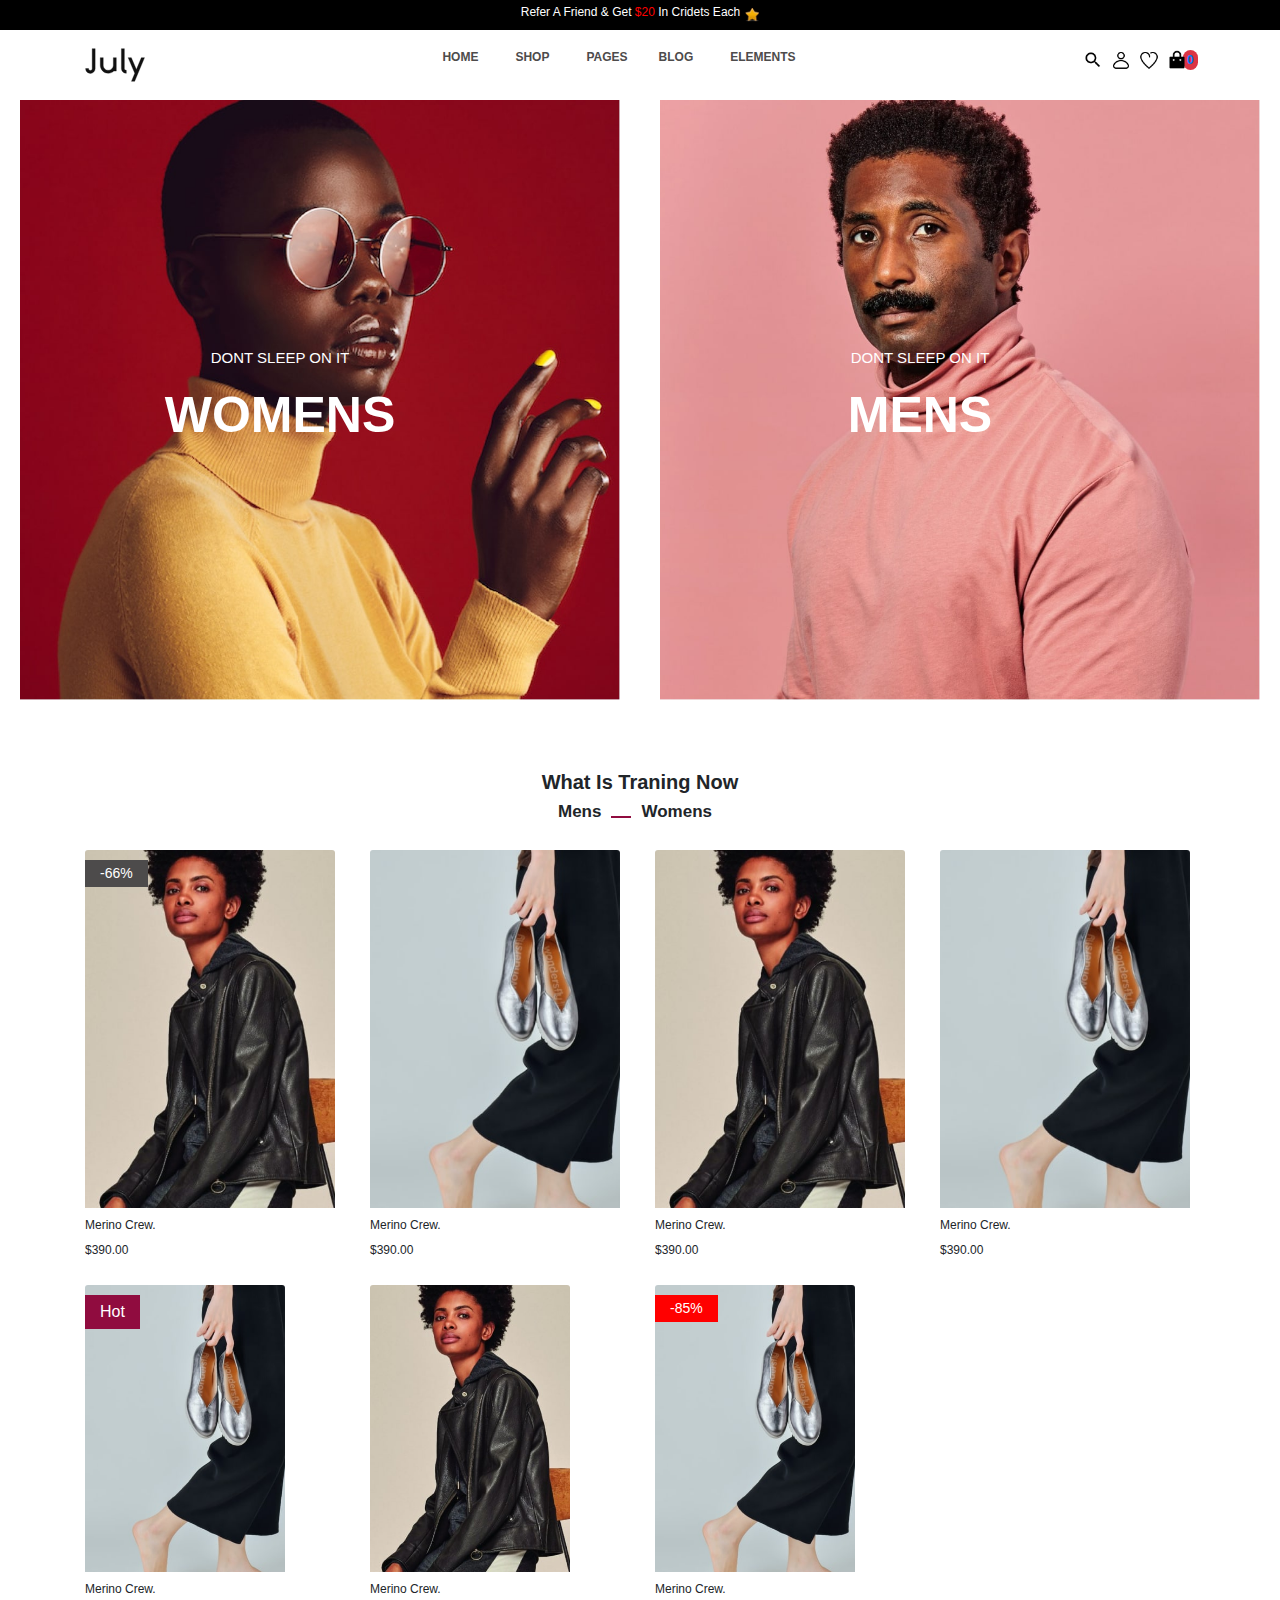
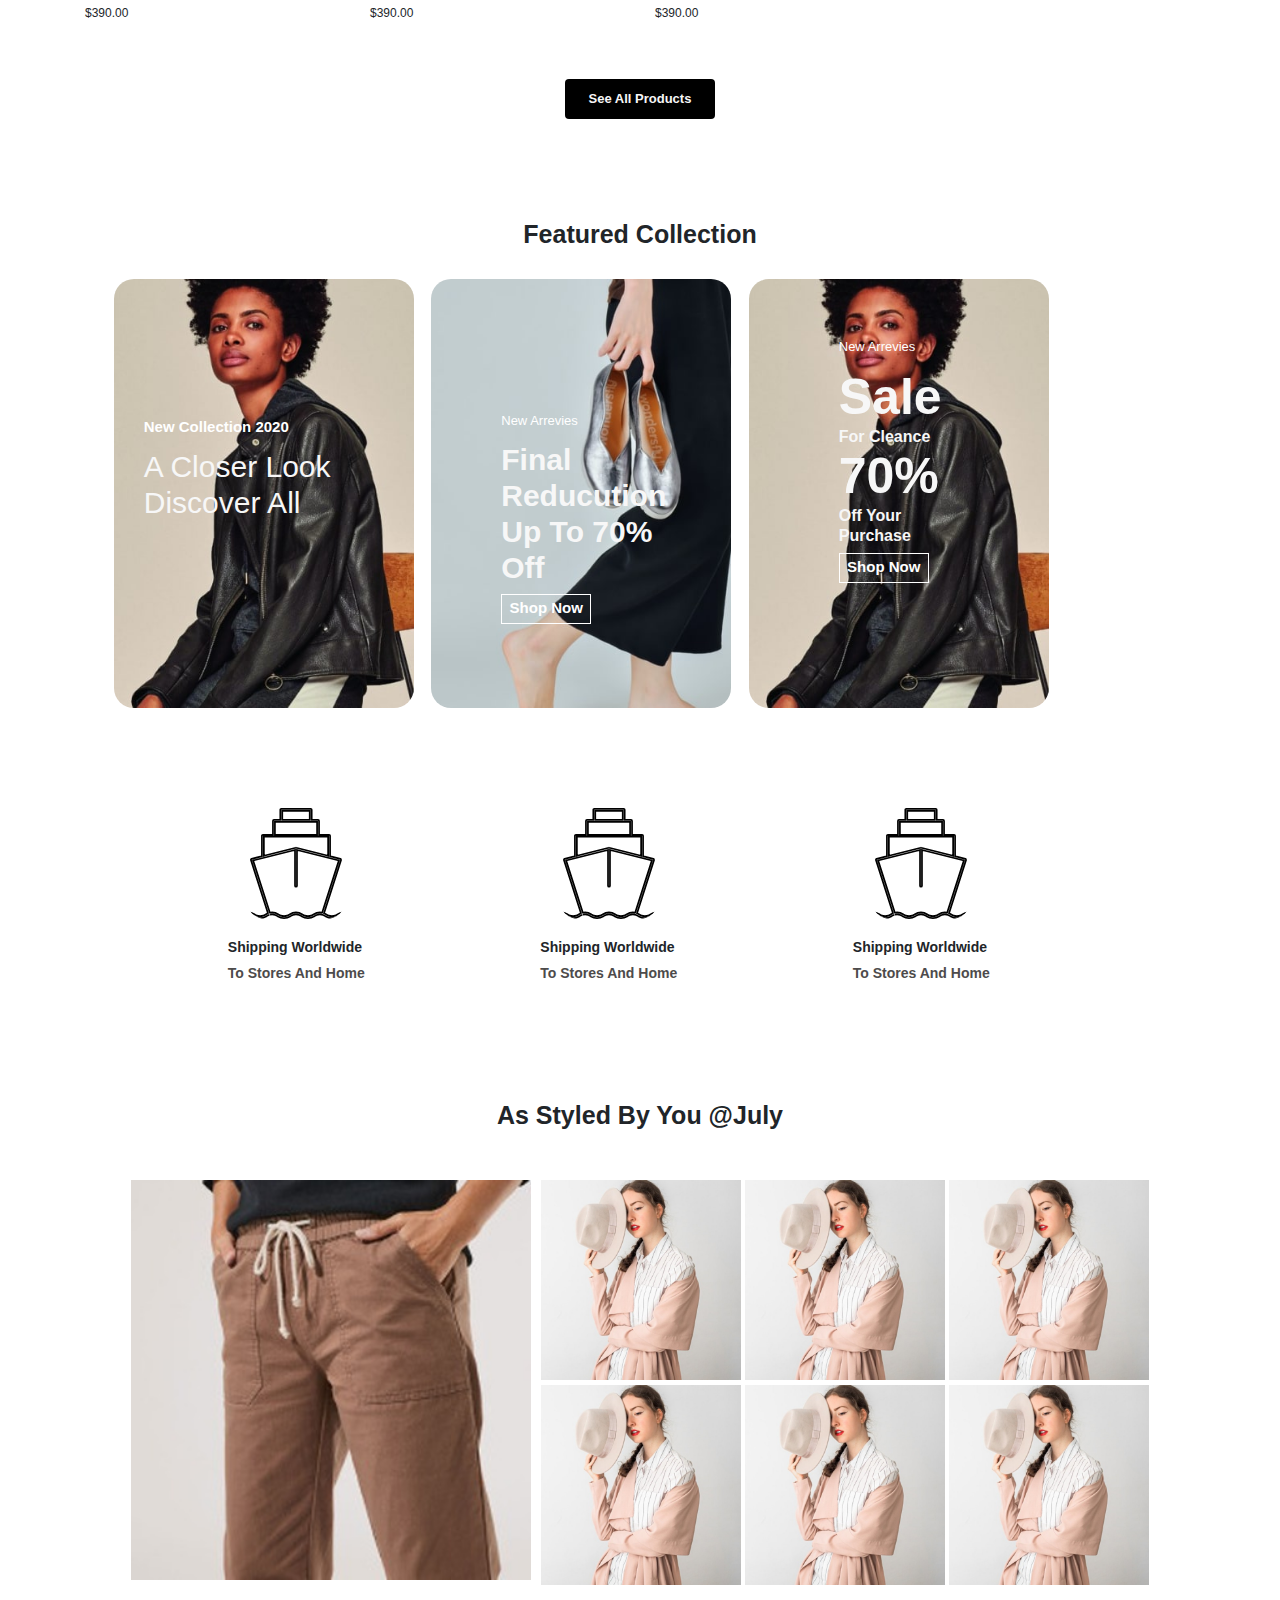
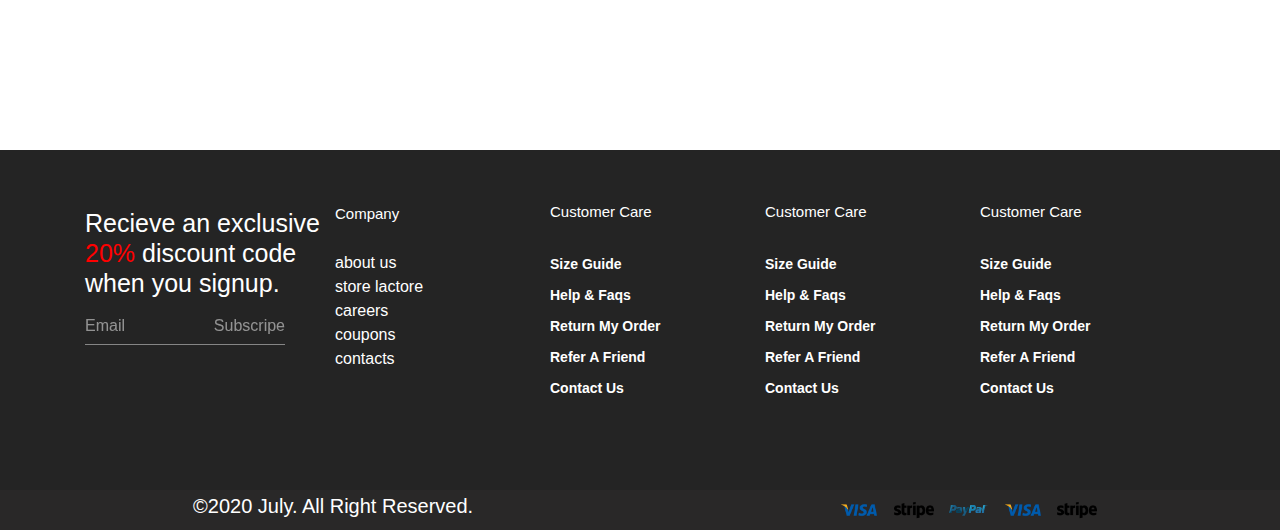
<file: index.html>
<html>
  <head>
    <title>
     Example
    </title>
    <link rel="stylesheet" href="assest/css/lib/bootstrap.min.css">
    <link rel="stylesheet" href="assest/css/style.css">
    <link rel="stylesheet" href="assest/css/lib/owl.theme.default.css">
    <link rel="styleseet"  href="assest/css/lib/owl.carousel.min.css"> 
    <link rel="stylesheet" href="assest/css/lib/animate.css">

 </head>
 <body>
 <div class="topnav">
     <div class="header">
      <p>refer a friend & get <span>$20 </span> in cridets each </p>
      <a href="#" class="star-icon">
        <img src="assest/images/star.webp">
      </a>
    </div>
  
  </div>
  
  <nav class="navbar">
    <div class="container">
      <div class="content">
        <a href="#" class="image-brand">
          <img src="assest/images/logo.svg">
        </a>
        <ul class="nav-item">
          <li class="nav-link">
            <a href="#" class="nav-list active">
              Home
            </a>
          </li>
          <li class="nav-link">
            <a href="#" class="nav-list">
             shop
            </a>
          </li>
          <li class="nav-link drop-list">
            <a href="#" class="nav-list">
              pages
            </a>
            <ul class="drop-nav "> 
              <ul >
              <li class="drop-item">
               <h1> Elements 1</h1>
                           
              </li>
              <li class="drop-item">
                <a href="#" class="drop-link">
               <h2>heading</h2> 
                  </a> 
               </li>
               <li class="drop-item">
                <a href="#" class="drop-link">
                <h2>accroing</h2>
                  </a> 
               </li>
               <li class="drop-item">
                <a href="#" class="drop-link">
                <h2>button</h2> 
                  </a> 
               </li>
               <li class="drop-item">
                 <a href="#" class="drop-link">
               <h2>contact form</h2>   
                   </a> 
                </li>
                <li class="drop-item">
                 <a href="#" class="drop-link">
              <h2> button</h2>   
                   </a> 
                </li>
                <li class="drop-item">
                 <a href="#" class="drop-link">
              <h2>contact <span class="p">hot</span></h2>   
              
                   </a> 
                </li>
              </ul>

              <ul >
                <li class="drop-item">
                  <li class="drop-item">
                    <h1> Elements 11</h1>
                  </li>
                </li>
                <li class="drop-item">
                 <a href="#" class="drop-link">
                <h2>heading</h2> 
                   </a> 
                </li>
                <li class="drop-item">
                 <a href="#" class="drop-link">
                 <h2>accroing</h2>
                   </a> 
                </li>
                <li class="drop-item">
                 <a href="#" class="drop-link">
                 <h2>button</h2> 
                   </a> 
                </li>
                <li class="drop-item">
                  <a href="#" class="drop-link">
                <h2>contact form</h2>   
                    </a> 
                 </li>
                 <li class="drop-item">
                  <a href="#" class="drop-link">
               <h2> button</h2>   
                    </a> 
                 </li>
                 <li class="drop-item">
                  <a href="#" class="drop-link">
               <h2>contact</h2>   
                    </a> 
                 </li>
                </ul>

                <ul >
                  <li class="drop-item">
                    <li class="drop-item">
                      <h1> products</h1>
                   </li>
                  </li>
                  <li class="drop-item">
                    <a href="#" class="drop-link">
                   <h2>heading</h2> 
                      </a> 
                   </li>
                   <li class="drop-item">
                    <a href="#" class="drop-link">
                    <h2>accroing</h2>
                      </a> 
                   </li>
                   <li class="drop-item">
                    <a href="#" class="drop-link">
                    <h2>button <span class="a">new</span></h2> 
                      </a> 
                   </li>
                   <li class="drop-item">
                     <a href="#" class="drop-link">
                   <h2>contact form</h2>   
                       </a> 
                    </li>
                    <li class="drop-item">
                     <a href="#" class="drop-link">
                  <h2> button</h2>   
                       </a> 
                    </li>
                    <li class="drop-item">
                     <a href="#" class="drop-link">
                  <h2>contact</h2>   
                       </a> 
                    </li>
                  </ul>
              <a href="#" class="icon">
                <img src="assest/images/banner.jpg">
              </a>
             </ul>
             
              
          </li>
           <li class="nav-link">
            <a href="#" class="nav-list">
             blog
            </a>
          </li>
          <li class="nav-link drop-list2">
            <a href="#" class="nav-list">
             elements
            </a>
               </li>
          </li>
           </ul>
           <div class="search-logo">
           <a href="#" class="search">
              <img src="assest/images/ic_search_48px-128.webp">
            </a>
            <a href="#" class="search">
              <img src="assest/images/People-128.webp">
            </a>
            <a href="#" class="search">
              <img src="assest/images/heart_like_love_vote-128.webp">
            </a>
            <a href="#" class="search position-relative">
              <span class="position-absolute  start-100 translate-middle p-1 ml-3 badge  rounded-pill bg-danger">
              0
              </span>
              <img src="assest/images/shopping-bag-fill-128.webp">
           
             </a>
           
          </div>
      </div>
    </div>
  </nav>

  <header>
    <div class="row">
    <div class="card col-lg-4 col-md-6 col-sm-12">
      <a href="#" class="images-head">
        <img src="assest/images/banner-fashion06-1.jpg">
        <div class="paragraph">
          <p>Dont sleep on it </p>
          <h1>womens</h1>
        </div>
      </a>
      </div>

    <div class="card col-lg-4 col-md-6 col-sm-12">
      <a href="#" class="images-head">
        <img src="assest/images/banner-fashion06-2.jpg">
        <div class="paragraph">
          <p>Dont sleep on it </p>
          <h1>mens</h1>
        </div>
      </a>
      
    </div> 
    </div>
  </div>
    </div>
  </header>

<section class="hey">
  <div class="section">
    <div class="content">
      <h1>what is traning now</h1>
    </div>
     <div class="headd">
      <h4>mens</h4>
      <h5>womens</h5>
    </div>
    </div>
  <div class="section-showing">
    <div class="container">
     <div class="row">
    <div class="card col-lg-3 col-md-6 col-sm-12 " style="width: 18rem;">
      <img src="assest/images/bannner-fashion-06-5.jpg" class="card-img-top" alt="...">
      <h4>-66%</h4>
      <div class="body">
        <h5 >merino crew.</h5>
        <h6>$390.00</h6>
      </div>
    </div>

    <div class="card  col-lg-3 col-md-6 col-sm-12" style="width: 18rem;">
      <img src="assest/images/bannner-fashion-06-4.jpg" class="card-img-top" alt="...">
      <div class="body">
        <h5 >merino crew.</h5>
        <h6>$390.00</h6>
      </div>
    </div>

    <div class="card  col-lg-3 col-md-6 col-sm-12" style="width: 18rem;">
      <img src="assest/images/bannner-fashion-06-5.jpg" class="card-img-top" alt="...">
      <div class="body">
        <h5 >merino crew.</h5>
        <h6>$390.00</h6>
      </div>
    </div>

    <div class="card  col-lg-3 col-md-6 col-sm-12" style="width: 18rem;">
      <img src="assest/images/bannner-fashion-06-4.jpg" class="card-img-top" alt="...">
      <div class="body">
        <h5 >merino crew.</h5>
        <h6>$390.00</h6>
      </div>
    </div>
  </div>
     </div>
  </div>
  <div class="section-showing2">
    <div class="container">
    <div class="row">
    <div class="card  col-lg-3 col-md-6 col-sm-12" style="width: 18rem;">
      <img src="assest/images/bannner-fashion-06-4.jpg" class="card-img-top" alt="...">
      <p>hot</p>
      <div class="body">
        <h5 >merino crew.</h5>
        <h6>$390.00</h6>
      </div>
    </div>

    <div class="card  col-lg-3 col-md-6 col-sm-12" style="width: 18rem;">
      <img src="assest/images/bannner-fashion-06-5.jpg" class="card-img-top" alt="...">
      <div class="body">
        <h5 >merino crew.</h5>
        <h6>$390.00</h6>
      </div>
    </div>

    <div class="card  col-lg-3 col-md-6 col-sm-12" style="width: 18rem;">
      <img src="assest/images/bannner-fashion-06-4.jpg" class="card-img-top" alt="...">
      <h4>-85%</h4>
      <div class="body">
        <h5 >merino crew.</h5>
        <h6>$390.00</h6>
      </div>
    </div>

     </div>
  </div>
  </div>
 <a 
     href="#" 
     class="btn-custom">
       see all products
 </a>
 </section>

<section class="section-cards">
  
        <h6>
          featured collection
        </h6>
       
        <div class="content">
          <div class="row">
            <div class="card col-lg-3 col-md-4 col-sm-12  ">
              <a href="#" class="img-card">
                <img src="assest/images/bannner-fashion-06-5.jpg">
               <div class="header">
               <h1>new collection 2020</h1>
                <h2>a closer look discover  all</h2>
                </div>
              </a>
            </div>
    
            <div class="card col-lg-3 col-md-4 col-sm-12">
              <a href="#" class="img-card">
                <img src="assest/images/bannner-fashion-06-4.jpg">
               <div class="header2">
                <h1>new arrevies</h1>
                <h2>final reducution up to 70% off</h2>
                <a href="sign.html" class="btn-card">
                  shop now
                </a>
               </div>
              </a>
            </div>
    
            <div class="card col-lg-3 col-md-4 col-sm-12">
              <a href="#" class="img-card">
                <img src="assest/images/bannner-fashion-06-5.jpg">
               <div class="header3">
                <h1>new arrevies</h1>
                <h2> <span>sale</span> for cleance <span>70%</span> off your purchase</h2>
                <a href="#" class="btn-card">
                  shop now
                </a>
               </div>
              </a>
            </div>
          </div>
        </div>
          <div class="content2">
            <div class="row">
            <div class="card  col-lg-3 col-md-4 col-sm-12">
              <a href="#" class="img-card">
                <img src="assest/images/shipping.svg">
              </a>
               <div class="header4">
               <h1>shipping worldwide</h1>
                <p>to stores and home</p>
                </div>
              
    
            
          </div>
          
          <div class="card  col-lg-3 col-md-4 col-sm-12">
            <a href="#" class="img-card">
              <img src="assest/images/shipping.svg">
            </a>
             <div class="header4">
              <h1>shipping worldwide</h1>
              <p>to stores and home</p>
               </div>
          
          </div>
  
          <div class="card  col-lg-3 col-md-4 col-sm-12">
            <a href="#" class="img-card">
              <img src="assest/images/shipping.svg">
            </a>
             <div class="header4">
              <h1>shipping worldwide</h1>
              <p>to stores and home</p>
             </div>
           
          </div>
        </div>
          </div>
  </div>
 </section> 
   
<section class="section-style">
    <h6>
      as styled by you @july
    </h6>
    <div class="part">
      <div class="content2">
      <a href="#" class="icons w-100">
        <img src="assest/images/305118705_1234522990669677_3239382993168232789_n.jpg">
      </a>
      </div>
      <div class="part2">
      <div class="content3">
        <a href="#" class="icons3">
          <img src="assest/images/banner_2.jpg">
        </a>
        <a href="#" class="icons3">
          <img src="assest/images/banner_2.jpg">
        </a>
        <a href="#" class="icons3">
          <img src="assest/images/banner_2.jpg">
        </a>
    
    </div>
    <div class="content3">
      <a href="#" class="icons3">
        <img src="assest/images/banner_2.jpg">
      </a>
      <a href="#" class="icons3">
        <img src="assest/images/banner_2.jpg">
      </a>
      <a href="#" class="icons3">
        <img src="assest/images/banner_2.jpg">
      </a>
    
  </div>
      </div>
    </div>
  </div>
 </section>

<footer>
    <div class="container">
    <div class="address">
      <div class="address1">
        <h3>Recieve an exclusive <span> 20%</span> discount code when you signup.  </h3>
       <div class="parts">
        <p>email</p>
        <p>subscripe</p>
       </div><hr>
      
        </div>

      <div class="address2">
        <h1>company</h1>
        <ul>
          <li>about us</li>
          <li>store lactore</li>
          <li>careers</li>
          <li>coupons</li>
          <li>contacts</li>
        </ul>
      </div>

      <div class="address3">
        <h1>customer care</h1>
        <ul>
          <li>size guide</li>
          <li>help & faqs</li>
          <li>return my order</li>
          <li>refer a friend</li>
          <li>contact us</li>
        </ul>
      </div>
      
      <div class="address3">
        <h1>customer care</h1>
        <ul>
          <li>size guide</li>
          <li>help & faqs</li>
          <li>return my order</li>
          <li>refer a friend</li>
          <li>contact us</li>
        </ul>
      </div>
      <div class="address3">
        <h1>customer care</h1>
        <ul>
          <li>size guide</li>
          <li>help & faqs</li>
          <li>return my order</li>
          <li>refer a friend</li>
          <li>contact us</li>
        </ul>
      </div>
     
    </div>
    </div>
    <div class="copy">
      <h6>&copy2020 july. all right reserved.</h6>
      <a href="#" class="aya">
      <img src="assest/images/visa-128.webp">
      <img src="assest/images/stripe-128.webp">
      <img src="assest/images/_Paypal-01-128.webp">
      <img src="assest/images/visa-128.webp">
      <img src="assest/images/stripe-128.webp">
    </a>
    </div>
  </footer>

</body>
</html>
      
  





     <script src="assest/js/main.js"> </script>
     <script src="assest/js/lib/bootstrap.bundle.min.js"> </script>
     <script src="assest/js/lib/owl.carousel.min.js"> </script>
     <script src="assest/js/lib/wow.min.js"> </script>
     <script src="assest/js/lib/particles.min.js"></script>
     <script src="assest/js/lib/jquery4.js"></script>
     <script src="assest/js/lib/app.js"></script>
   
    
</body>
</html>
</file>
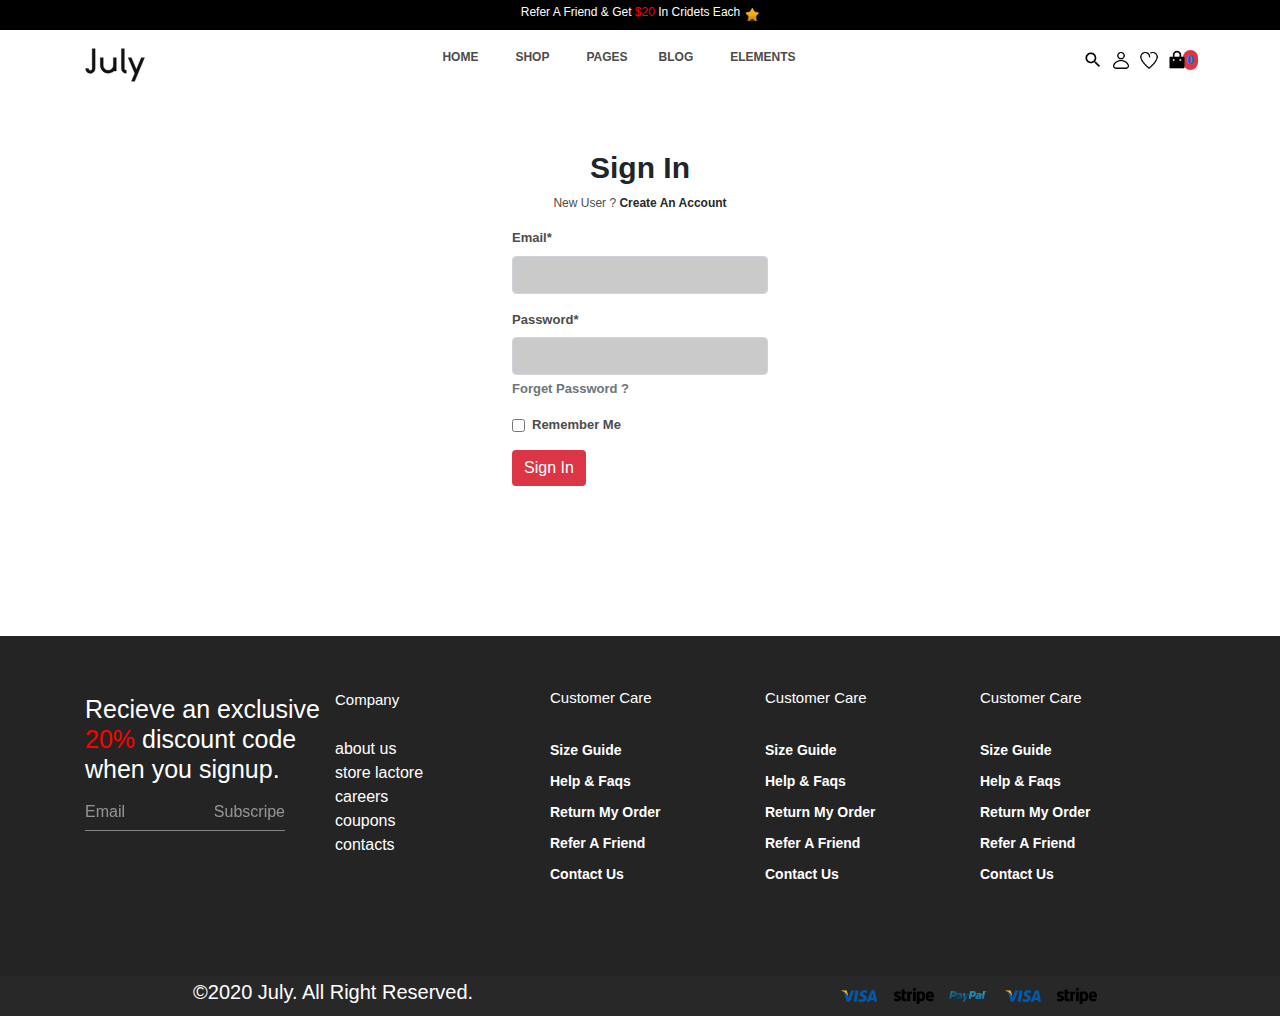
<file: sign.html>
<html>
  <head>
    <title>
     Example
    </title>
    <link rel="stylesheet" href="assest/css/lib/bootstrap.min.css">
    <link rel="stylesheet" href="assest/css/style.css">
    <link rel="stylesheet" href="assest/css/lib/owl.theme.default.css">
    <link rel="styleseet"  href="assest/css/lib/owl.carousel.min.css"> 
    <link rel="stylesheet" href="assest/css/lib/animate.css">

 </head>
 <body>
 <div class="topnav">
     <div class="header">
      <p>refer a friend & get <span>$20 </span> in cridets each </p>
      <a href="#" class="star-icon">
        <img src="assest/images/star.webp">
      </a>
    </div>
  
  </div>
  
  <nav class="navbar">
    <div class="container">
      <div class="content">
        <a href="#" class="image-brand">
          <img src="assest/images/logo.svg">
        </a>
        <ul class="nav-item">
          <li class="nav-link">
            <a href="#" class="nav-list active">
              Home
            </a>
          </li>
          <li class="nav-link">
            <a href="#" class="nav-list">
             shop
            </a>
          </li>
          <li class="nav-link drop-list">
            <a href="#" class="nav-list">
              pages
            </a>
            <ul class="drop-nav "> 
              <ul >
              <li class="drop-item">
               <h1> Elements 1</h1>
                           
              </li>
              <li class="drop-item">
                <a href="#" class="drop-link">
               <h2>heading</h2> 
                  </a> 
               </li>
               <li class="drop-item">
                <a href="#" class="drop-link">
                <h2>accroing</h2>
                  </a> 
               </li>
               <li class="drop-item">
                <a href="#" class="drop-link">
                <h2>button</h2> 
                  </a> 
               </li>
               <li class="drop-item">
                 <a href="#" class="drop-link">
               <h2>contact form</h2>   
                   </a> 
                </li>
                <li class="drop-item">
                 <a href="#" class="drop-link">
              <h2> button</h2>   
                   </a> 
                </li>
                <li class="drop-item">
                 <a href="#" class="drop-link">
              <h2>contact <span class="p">hot</span></h2>   
              
                   </a> 
                </li>
              </ul>

              <ul >
                <li class="drop-item">
                  <li class="drop-item">
                    <h1> Elements 11</h1>
                  </li>
                </li>
                <li class="drop-item">
                 <a href="#" class="drop-link">
                <h2>heading</h2> 
                   </a> 
                </li>
                <li class="drop-item">
                 <a href="#" class="drop-link">
                 <h2>accroing</h2>
                   </a> 
                </li>
                <li class="drop-item">
                 <a href="#" class="drop-link">
                 <h2>button</h2> 
                   </a> 
                </li>
                <li class="drop-item">
                  <a href="#" class="drop-link">
                <h2>contact form</h2>   
                    </a> 
                 </li>
                 <li class="drop-item">
                  <a href="#" class="drop-link">
               <h2> button</h2>   
                    </a> 
                 </li>
                 <li class="drop-item">
                  <a href="#" class="drop-link">
               <h2>contact</h2>   
                    </a> 
                 </li>
                </ul>

                <ul >
                  <li class="drop-item">
                    <li class="drop-item">
                      <h1> products</h1>
                   </li>
                  </li>
                  <li class="drop-item">
                    <a href="#" class="drop-link">
                   <h2>heading</h2> 
                      </a> 
                   </li>
                   <li class="drop-item">
                    <a href="#" class="drop-link">
                    <h2>accroing</h2>
                      </a> 
                   </li>
                   <li class="drop-item">
                    <a href="#" class="drop-link">
                    <h2>button <span class="a">new</span></h2> 
                      </a> 
                   </li>
                   <li class="drop-item">
                     <a href="#" class="drop-link">
                   <h2>contact form</h2>   
                       </a> 
                    </li>
                    <li class="drop-item">
                     <a href="#" class="drop-link">
                  <h2> button</h2>   
                       </a> 
                    </li>
                    <li class="drop-item">
                     <a href="#" class="drop-link">
                  <h2>contact</h2>   
                       </a> 
                    </li>
                  </ul>
              <a href="#" class="icon">
                <img src="assest/images/banner.jpg">
              </a>
             </ul>
             
              
          </li>
           <li class="nav-link">
            <a href="#" class="nav-list">
             blog
            </a>
          </li>
          <li class="nav-link drop-list2">
            <a href="#" class="nav-list">
             elements
            </a>
               </li>
          </li>
           </ul>
           <div class="search-logo">
           <a href="#" class="search">
              <img src="assest/images/ic_search_48px-128.webp">
            </a>
            <a href="#" class="search">
              <img src="assest/images/People-128.webp">
            </a>
            <a href="#" class="search">
              <img src="assest/images/heart_like_love_vote-128.webp">
            </a>
            <a href="#" class="search position-relative">
              <span class="position-absolute  start-100 translate-middle p-1 ml-3 badge  rounded-pill bg-danger">
              0
              </span>
              <img src="assest/images/shopping-bag-fill-128.webp">
              </a>
           
          </div>
      </div>
    </div>
  </nav>

  <form>
    <h1>sign in </h1>
    <p>new user ? <span>create an account</span> </p>
    <div class="form-group">
      <label for="exampleInputEmail1">Email*</label>
      <input type="email" class="form-control" id="exampleInputEmail1" aria-describedby="emailHelp">
      
    </div>
    <div class="form-group">
      <label for="exampleInputPassword1">Password*</label> 
      
      <input type="password" class="form-control" id="exampleInputPassword1">
      <small id="emailHelp" class="form-text text-muted">forget password ?</small>
    </div>
    <div class="form-group form-check">
      <input type="checkbox" class="form-check-input" id="exampleCheck1">
      <label class="form-check-label" for="exampleCheck1">remember me</label>
    </div>
    
    <button type="submit" class="btn btn-primary text-capitalize bg-danger border-0">sign in</button>
  </form>

  <footer>
    <div class="container">
    <div class="address">
      <div class="address1">
        <h3>Recieve an exclusive <span> 20%</span> discount code when you signup.  </h3>
        <div class="parts">
          <p>email</p>
          <p>subscripe</p>
         </div><hr>
        </div>

      <div class="address2">
        <h1>company</h1>
        <ul>
          <li>about us</li>
          <li>store lactore</li>
          <li>careers</li>
          <li>coupons</li>
          <li>contacts</li>
        </ul>
      </div>

      <div class="address3">
        <h1>customer care</h1>
        <ul>
          <li>size guide</li>
          <li>help & faqs</li>
          <li>return my order</li>
          <li>refer a friend</li>
          <li>contact us</li>
        </ul>
      </div>
      
      <div class="address3">
        <h1>customer care</h1>
        <ul>
          <li>size guide</li>
          <li>help & faqs</li>
          <li>return my order</li>
          <li>refer a friend</li>
          <li>contact us</li>
        </ul>
      </div>
      <div class="address3">
        <h1>customer care</h1>
        <ul>
          <li>size guide</li>
          <li>help & faqs</li>
          <li>return my order</li>
          <li>refer a friend</li>
          <li>contact us</li>
        </ul>
      </div>
     
    </div>
    </div>
    <div class="copy">
      <h6>&copy2020 july. all right reserved.</h6>
      <a href="#" class="aya">
      <img src="assest/images/visa-128.webp">
      <img src="assest/images/stripe-128.webp">
      <img src="assest/images/_Paypal-01-128.webp">
      <img src="assest/images/visa-128.webp">
      <img src="assest/images/stripe-128.webp">
    </a>
    </div>
  </footer>
</file>
<file: assest/css/style.css>
.topnav {
  width: 100%;
}
.topnav .header {
  width: 100%;
  height: 30px;
  background-color: black;
  display: flex;
  align-items: center;
  align-content: center;
  justify-content: center;
  align-content: center;
}
.topnav .header p {
  color: white;
  text-transform: capitalize;
  font-size: 12px;
  text-align: center;
  -webkit-margin-end: 5px;
          margin-inline-end: 5px;
  margin-top: 10px;
}
.topnav .header p span {
  color: red;
}
.topnav .header .star-icon {
  display: flex;
  align-items: center;
  align-content: center;
  justify-content: center;
}
.topnav .header img {
  width: 14px;
}

* {
  margin: 0;
  box-sizing: border-box;
}

:root {
  --primary-color:black;
  --secondry-color: #900C3F ;
  --dark-color:#4d4b4b;
  --semi-light: #f7f7f7;
}

ul {
  list-style: none;
  padding: 0px;
}

a:hover {
  text-decoration: none;
}

.navbar {
  width: 100%;
  padding: 10px 0px;
}
.navbar .content {
  display: flex;
  width: 100%;
  justify-content: space-between;
  align-items: center;
  align-content: center;
}
.navbar .content .nav-item {
  display: flex;
}
.navbar .content .nav-item .nav-link a {
  color: #4d4b4b;
  font-weight: 600;
  text-transform: uppercase;
  font-size: 12px;
}
.navbar .content .nav-item .nav-link ahover {
  color: var(--primary-color);
}
.navbar .content .nav-item .nav-list {
  -webkit-margin-end: 5px;
          margin-inline-end: 5px;
}
.navbar .content .nav-item .nav-listactive {
  color: var(--primary-color);
}

.navbar .content .nav-item .nav-link.drop-list {
  -webkit-padding-end: 10px;
          padding-inline-end: 10px;
  position: relative;
  z-index: 9;
}

.navbar .content .nav-item .nav-link.drop-list .drop-nav .drop-item h1 {
  font-size: 15px;
  text-transform: capitalize;
  font-weight: 700;
  letter-spacing: 2px;
}

.navbar .content .nav-item .nav-link.drop-list .drop-nav .drop-item .drop-link h2 {
  font-size: 13px;
  text-transform: capitalize;
  font-weight: 600;
  padding: 5px 0px;
  letter-spacing: 2px;
}

.navbar .content .nav-item .nav-link.drop-list .drop-nav .drop-item .drop-link h2 .p {
  background-color: red;
  padding: 3px 3px;
  border-radius: 2px;
  font-size: 12px;
  color: white;
}

.navbar .content .nav-item .nav-link.drop-list .drop-nav .drop-item .drop-link h2 .a {
  background-color: green;
  padding: 3px 3px;
  border-radius: 2px;
  font-size: 12px;
  color: white;
}

.navbar .content .nav-item .nav-link.drop-list .drop-nav {
  width: 700px;
  height: 300px;
  padding: 20px 15px;
  background-color: #fff;
  position: absolute;
  transform: translateY(20px);
  top: 100%;
  left: calc(50% - 350px);
  opacity: 0.5;
  visibility: hidden;
  transition: 0.5s;
  display: flex;
  justify-content: space-between;
}

.navbar .content .nav-item .nav-link.drop-list .drop-nav img {
  width: 150px;
}

.navbar .content .nav-item .nav-link.drop-list:hover .drop-nav {
  opacity: 1;
  transform: translateY(10px);
  visibility: visible;
}

.navbar .content .image-brand img {
  width: 80%;
  -o-object-fit: contain;
     object-fit: contain;
  -o-object-position: center;
     object-position: center;
}

.navbar .content .search-logo {
  display: flex;
  align-items: center;
  align-content: center;
  justify-content: center;
  margin-top: -10px;
}

.navbar .content .search-logo .search img {
  -webkit-margin-end: 8px;
          margin-inline-end: 8px;
  width: 20px;
  filter: invert(0%) sepia(92%) saturate(7455%) hue-rotate(122deg) brightness(88%) contrast(101%);
}

header .row {
  width: 100%;
  display: flex;
  align-items: center;
  align-content: center;
  justify-content: space-around;
}

header .row .card .images-head .paragraph {
  width: 250px;
  height: 150px;
  display: flex;
  flex-direction: column;
  align-items: center;
  align-content: center;
  justify-content: center;
  position: absolute;
  left: calc(50% - 175px);
  top: calc(50% - 75px);
  text-align: center;
}

header .row .card .images-head .paragraph p {
  font-size: 15px;
  color: var(--semi-light);
  text-transform: uppercase;
  color: white;
}

header .row .card .images-head .paragraph h1 {
  font-weight: 700;
  font-size: 50px;
  color: #fff;
  text-transform: uppercase;
}

header .card {
  display: flex;
  align-items: center;
  align-content: center;
  justify-content: center;
  margin-left: 50px;
  border: none;
}

header .row .card img {
  width: 600px;
  height: 600px;
  display: flex;
  align-items: center;
  align-content: center;
  justify-content: center;
  -webkit-margin-end: 20px;
          margin-inline-end: 20px;
}

.section-showing {
  display: flex;
  align-items: center;
  align-content: center;
  justify-content: center;
}

.section .content {
  margin-top: 70px;
  text-align: center;
}

.section .headd {
  display: flex;
  align-items: center;
  align-content: center;
  justify-content: center;
}

.section .headd h4 {
  font-size: 17px;
  text-transform: capitalize;
  font-weight: 700;
  -webkit-margin-end: 10px;
          margin-inline-end: 10px;
}

.section .headd h5 {
  font-size: 17px;
  text-transform: capitalize;
  font-weight: 700;
  -webkit-margin-end: 10px;
          margin-inline-end: 10px;
}

.section .headd h5::before {
  content: "";
  width: 20px;
  height: 0px;
  color: var(--secondry-color);
  border: 1px solid;
  -webkit-margin-end: 10px;
          margin-inline-end: 10px;
  transform: rotateZ(180deg);
  display: inline-flex;
}

.section .content h1 {
  font-size: 20px;
  font-weight: 900;
  text-transform: capitalize;
}

.section-showing .row {
  margin-top: 20px;
  display: flex;
  align-items: center;
  align-content: center;
  justify-content: center;
}

.section-showing .card {
  width: 20%;
  display: flex;
  justify-content: center;
  border: none;
}

.section-showing .card .body h5,
.section-showing .card .body h6 {
  text-transform: capitalize;
  font-size: 12px;
  margin-top: 10px;
}

.section-showing .card img {
  width: 250px;
  display: flex;
  align-items: center;
  align-content: center;
  justify-content: center;
  height: 100%;
  -o-object-position: center;
     object-position: center;
  -o-object-fit: cover;
     object-fit: cover;
}

.section-showing2 .row {
  margin-top: 20px;
  display: flex;
  align-items: center;
  align-content: center;
}

.section-showing2 .card {
  display: flex;
  justify-content: center;
  border: none;
  position: relative;
}

.section-showing2 .card p {
  position: absolute;
  top: 0px;
  padding: 5px 15px;
  margin-top: 10px;
  text-transform: capitalize;
  background-color: #900C3F;
  color: #fff;
}

.section-showing2 .card h4 {
  position: absolute;
  top: 0px;
  padding: 5px 15px;
  margin-top: 10px;
  font-size: 14px;
  text-transform: capitalize;
  background-color: red;
  color: #fff;
}

.section-showing .card h4 {
  position: absolute;
  top: 0px;
  padding: 5px 15px;
  margin-top: 10px;
  font-size: 14px;
  text-transform: capitalize;
  background-color: #4d4b4b;
  color: #fff;
}

.section-showing .card::after {
  content: "";
  position: absolute;
  top: 0;
  left: 0;
  height: 100%;
  background-color: var(--semi-light);
  width: 0%;
  transition: all 0.3s linear;
  opacity: 0.2;
}

.section-showing .card::after,
.section-showing .card::before {
  content: "";
  position: absolute;
  top: 0;
  transition: all 0.3s linear;
}

.section-showing .card:hover::before {
  transform: translateX(0%);
}

.section-showing .card:hover {
  transform: translateY(-10px);
}

.section-showing .card {
  position: relative;
  overflow: hidden;
}

.section-showing .card::before {
  width: 10%;
  height: 20%;
  background: url(../images/search.svg) bottom right/contain no-repeat;
  right: 40px;
  top: 0px;
  transform: translateX(100%);
  opacity: 0;
}

.section-showing .card::after {
  width: 100px;
  height: 30px;
  content: "select option";
  background-color: #292828;
  right: 0px;
  color: #fff;
  top: 300px;
  transform: translateX(100%);
  opacity: 0;
}

.section-showing .card:hover::after {
  opacity: 1;
}

.section-showing .card:hover:before {
  opacity: 1;
}

.section-showing2 .card .body h5,
.section-showing2 .card .body h6 {
  text-transform: capitalize;
  font-size: 12px;
  margin-top: 10px;
}

.section-showing2 .card img {
  width: 200px;
}

.btn-custom {
  background-color: black;
  display: flex;
  height: 40px;
  width: 150px;
  align-items: center;
  align-content: center;
  justify-content: center;
  -webkit-margin-end: 10px;
          margin-inline-end: 10px;
  border-radius: 4px;
  color: #f7f7f7;
  text-transform: capitalize;
  font-size: 13px;
  font-weight: 600;
  margin: auto;
  margin-top: 50px;
}

.section-cards h6 {
  text-align: center;
  text-transform: capitalize;
  font-size: 25px;
  font-weight: 700;
  margin-bottom: 30px;
}

.section-style h6 {
  text-align: center;
  text-transform: capitalize;
  font-size: 25px;
  font-weight: 700;
  margin-bottom: 30px;
}

.section-cards {
  padding: 100px 0px;
}

.section-cards .card img {
  width: 300px;
  border-radius: 20px;
  position: relative;
}

.section-cards .card {
  margin-left: 40px;
  border: none;
  position: relative;
  display: flex;
  align-items: center;
  align-content: center;
  justify-content: center;
}

.section-cards .card .header {
  position: absolute;
  margin-top: -300px;
  margin-left: 30px;
}

.section-cards .card .header h1 {
  text-transform: capitalize;
  color: white;
  padding: 10px 0px 0px 0px;
  width: 190px;
  font-size: 15px;
  font-weight: 900;
}

.section-cards .card .header h2 {
  text-transform: capitalize;
  color: #f7f7f7;
  width: 190px;
  padding: 5px 0px 0px 0px;
  font-size: 30px;
}

.section-cards .content {
  display: flex;
  justify-content: center;
}

.section-cards .card .header3 {
  position: absolute;
  margin-left: 30px;
  top: 400px;
}

.section-cards .card .header2 .btn-card,
.section-cards .card .header3 .btn-card {
  text-transform: capitalize;
  background-color: transparent;
  width: 90px;
  height: 30px;
  font-size: 15px;
  border: 1px solid white;
  font-weight: 700;
  display: flex;
  align-items: center;
  align-content: center;
  justify-content: center;
  color: white;
}

.section-cards .card .header3 h1 {
  text-transform: capitalize;
  color: cornflowerblue;
  padding: 10px 0px 0px 0px;
  width: 150px;
  font-size: 18px;
}

.section-cards .card .header2 {
  position: absolute;
  margin-top: 40px;
  margin-left: 30px;
}

.section-cards .card .header2 h1 {
  text-transform: capitalize;
  color: white;
  padding: 10px 0px 0px 0px;
  width: 150px;
  font-size: 13px;
}

.section-cards .card .header2 h2 {
  text-transform: capitalize;
  color: #f7f7f7;
  width: 190px;
  padding: 5px 0px 0px 0px;
  font-size: 30px;
  font-weight: 700;
}

.section-cards .card .header3 h1 {
  text-transform: capitalize;
  color: cornflowerblue;
  padding: 10px 0px 0px 0px;
  width: 150px;
  font-size: 18px;
}

.section-cards .card .header3 {
  position: absolute;
  margin-top: -350px;
  margin-left: 30px;
}

.section-cards .card .header3 h1 {
  text-transform: capitalize;
  color: white;
  padding: 10px 0px 0px 0px;
  width: 150px;
  font-size: 13px;
}

.section-cards .card .header3 h2 {
  text-transform: capitalize;
  color: #f7f7f7;
  width: 120px;
  padding: 5px 0px 0px 0px;
  font-size: 16px;
  font-weight: 700;
}

.section-cards .card .header3 h2 span {
  text-transform: capitalize;
  color: #f7f7f7;
  padding: 5px 0px 0px 0px;
  font-size: 50px;
  font-weight: 700;
}

.section-cards .content2 {
  display: flex;
  justify-content: center;
}

.section-cards .content2 img {
  width: 100px;
  display: flex;
  align-items: center;
  align-content: center;
  justify-content: center;
}

.section-cards .content2 .card {
  width: 300px;
  flex-direction: column;
  display: flex;
  align-items: center;
  align-content: center;
  justify-content: center;
  margin-top: 100px;
  margin-left: 50px;
}

.section-cards .content2 .card .header4 h1 {
  font-size: 14px;
  text-transform: capitalize;
  font-weight: 700;
  padding: 20px 0px 0px 0px;
}

.section-cards .content2 .card .header4 p {
  font-size: 14px;
  font-weight: 600;
  text-transform: capitalize;
  color: #4d4b4b;
}

.section-style .part {
  display: flex;
  align-items: center;
  align-content: center;
  justify-content: center;
  padding: 10px 0px;
}

.section-style .content2 .icons img {
  width: 400px;
  -webkit-margin-end: 10px;
          margin-inline-end: 10px;
  padding: 10px 0px;
}

.section-style .content3 {
  margin-top: 5px;
}

.section-style .icons3 img {
  width: 200px;
}

footer {
  width: 100%;
  background-color: rgb(36, 36, 36);
  margin-top: 150px;
}

footer .address {
  display: flex;
}

footer .address .address1 {
  width: 30%;
  padding: 50px 0px;
}

footer .address .address1 .parts {
  width: 200px;
  display: flex;
  justify-content: space-between;
  color: white;
  text-transform: capitalize;
  opacity: 0.5;
}

hr {
  background-color: #fff;
  width: 200px;
  margin-top: -10px;
  opacity: 0.5;
}

footer .address .address1 h3 span {
  color: red;
}

footer .address .address1 h3 {
  font-size: 25px;
  color: white;
  padding: 8px 0px;
  width: 250px;
}

footer .address .address2 {
  padding: 40px 0px;
  width: 30%;
  color: white;
}

footer .address .address3 {
  width: 30%;
  padding: 50px 0px;
}

footer .address .address2 h1 {
  font-size: 15px;
  text-transform: capitalize;
  color: white;
  padding: 15px 0px 20px 0px;
}

footer .address .address3 h1 {
  font-size: 15px;
  color: white;
  text-transform: capitalize;
  padding: 3px 0px 20px 0px;
}

footer .address .address3 ul li {
  font-size: 14px;
  font-weight: 600;
  color: white;
  text-transform: capitalize;
  padding: 5px 0px;
}

footer .copy {
  background-color: #292828;
  height: 40px;
  margin-top: 20px;
  display: flex;
  align-items: center;
  align-content: center;
  justify-content: space-around;
}

footer .copy h6 {
  font-size: 20px;
  color: white;
  text-transform: capitalize;
  padding: 0px 20px;
}

footer .copy img {
  width: 40px;
  -webkit-margin-end: 10px;
          margin-inline-end: 10px;
}

form {
  width: 20%;
  margin: auto;
}

form h1 {
  text-align: center;
  text-transform: capitalize;
  font-size: 30px;
  font-weight: 700;
  margin-top: 50px;
}

form p {
  text-align: center;
  text-transform: capitalize;
  font-size: 12px;
  color: #4d4b4b;
}

form p span {
  color: #292828;
  text-transform: capitalize;
  font-size: 12px;
  font-weight: 700;
}

form .form-group label {
  font-size: 13px;
  font-weight: 700;
  color: #4d4b4b;
}

form .form-group input {
  background-color: #cacaca;
}

form .form-group.form-check label {
  font-size: 13px;
  font-weight: 700;
  color: #4d4b4b;
  text-transform: capitalize;
}

form .form-group small {
  font-size: 13px;
  font-weight: 700;
  color: #4d4b4b;
  text-transform: capitalize;
}/*# sourceMappingURL=style.css.map */
</file>
